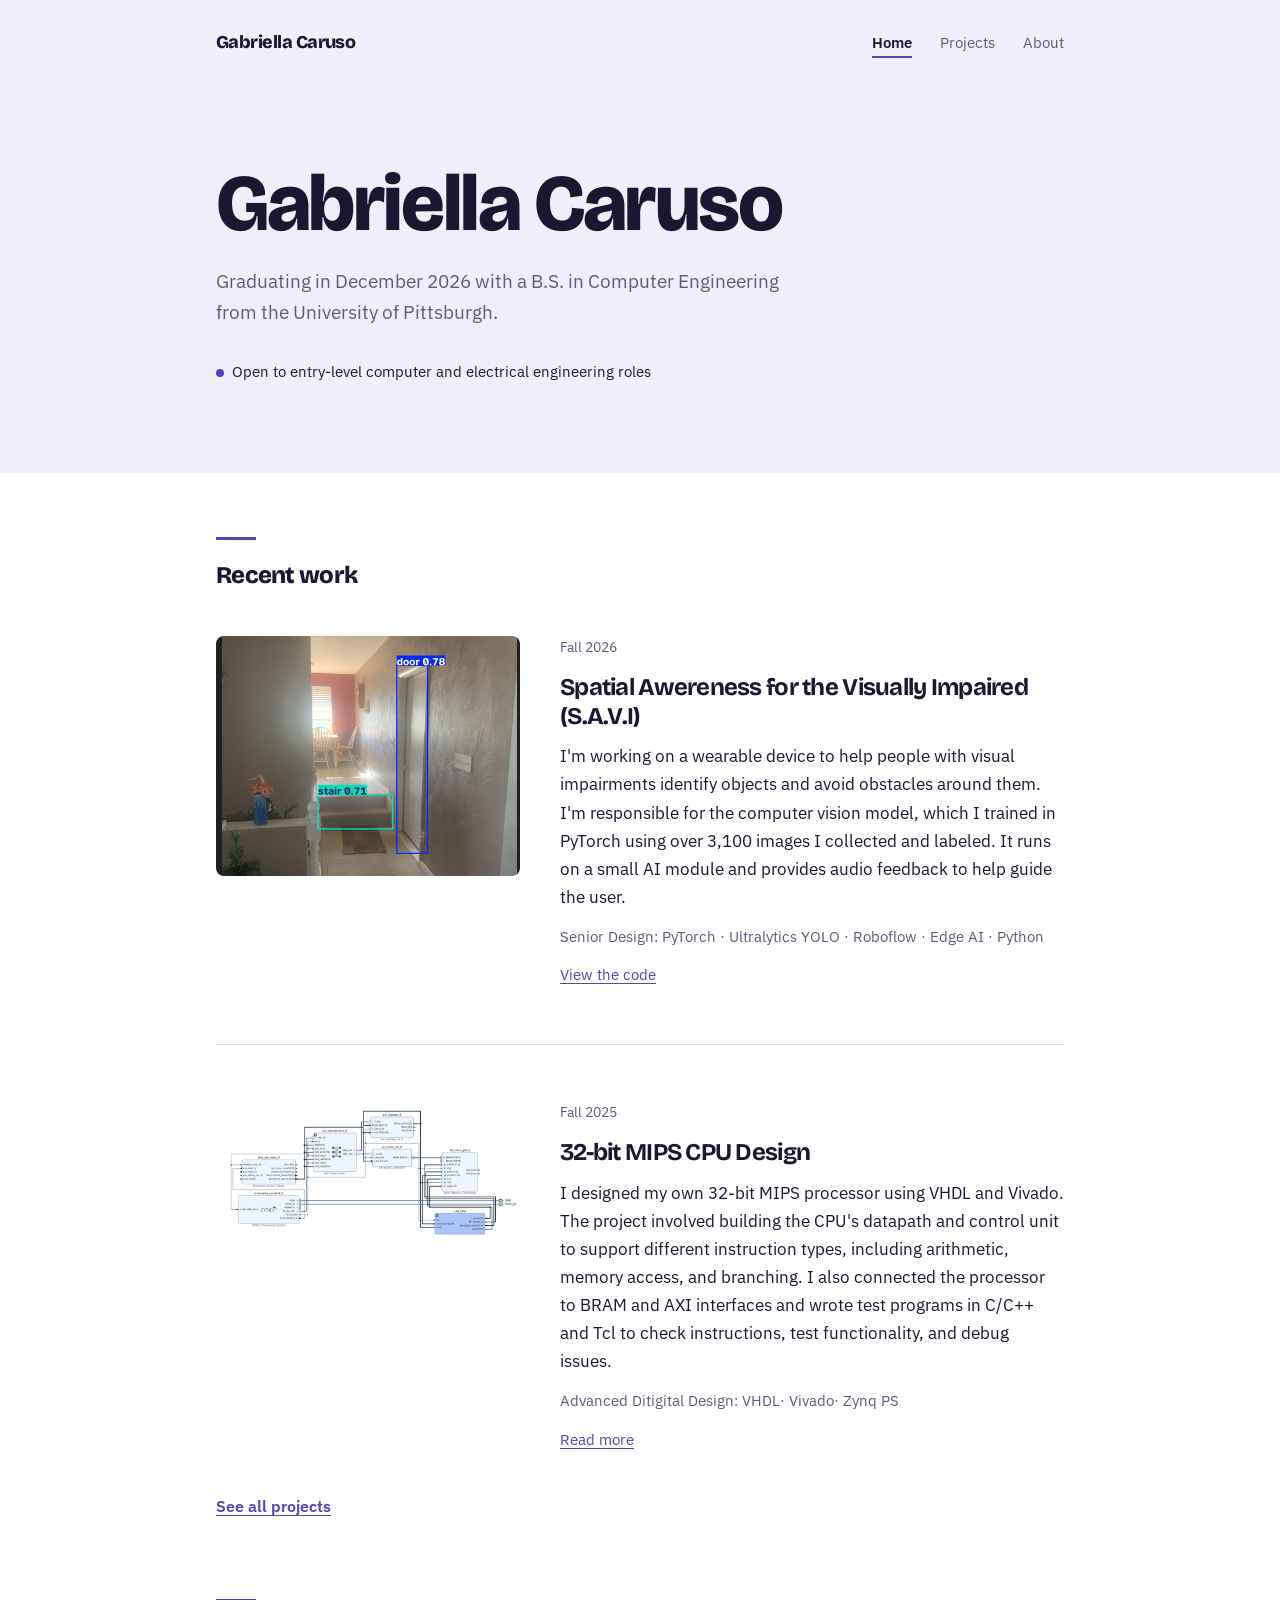
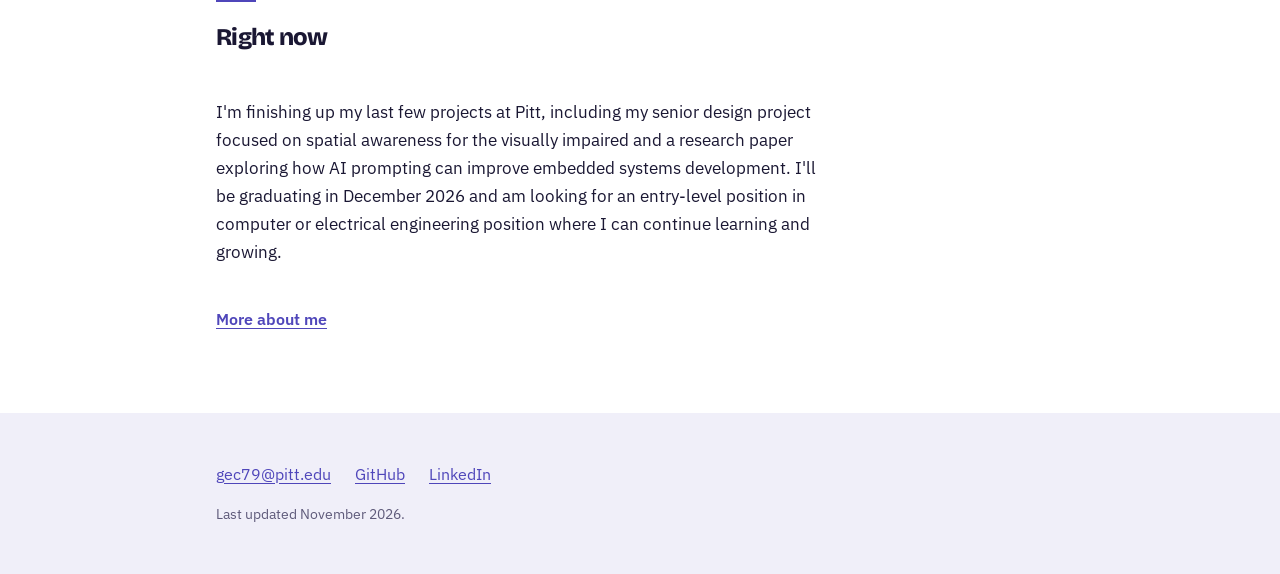
<file: index.html>
<!DOCTYPE html>
<html lang="en">
<head>
<meta charset="utf-8">
<meta name="viewport" content="width=device-width, initial-scale=1">

<title>Gabriella Caruso</title>
<meta name="description" content="Class projects and coursework by Gabriella Caruso, Computer Engineering student at the University of Pittsburgh.">

<link rel="preconnect" href="https://fonts.googleapis.com">
<link rel="preconnect" href="https://fonts.gstatic.com" crossorigin>
<link href="https://fonts.googleapis.com/css2?family=Bricolage+Grotesque:opsz,wght@12..96,600;12..96,700;12..96,800&family=IBM+Plex+Sans:ital,wght@0,400;0,600;1,400&display=swap" rel="stylesheet">
<link rel="stylesheet" href="style.css">
</head>

<body>
<a class="skip" href="#main">Skip to content</a>

<!-- ==== TOP BAND: navigation plus the big introduction.
     Keep the nav identical on every page, changing only which
     link carries aria-current="page" ==== -->
<div class="band">
  <div class="wrap">

    <header class="site-header">
      <a class="wordmark" href="index.html">Gabriella Caruso</a>
      <nav class="site-nav" aria-label="Main">
        <ul>
          <li><a href="index.html" aria-current="page">Home</a></li>
          <li><a href="projects.html">Projects</a></li>
          <li><a href="about.html">About</a></li>
        </ul>
      </nav>
    </header>

    <div class="page-head hero">
      <h1 class="page-title">Gabriella Caruso</h1>
      <p class="lede">
        Graduating in December 2026 with a B.S. in Computer Engineering from the
        University of Pittsburgh.
      </p>
      <p class="status">Open to entry-level computer and electrical engineering roles</p>
    </div>

  </div>
</div>

<main id="main">
  <div class="wrap">

    <!-- ==== Two of your strongest projects. The rest live on
         projects.html so this page stays short. ==== -->
    <section class="section">
      <h2>Recent work</h2>

      <ul class="work">

        <li>
          <article class="project">
            <div class="shot"><img src="images/cv_result.png" alt="Bounding boxes drawn around stairs and a door"></div>

            <div>
              <p class="when">Fall 2026</p>
              <h3>Spatial Awereness for the Visually Impaired (S.A.V.I)</h3>
              <p>
               I'm working on a wearable device to help people with visual impairments identify objects and 
               avoid obstacles around them. I'm responsible for the computer vision model, which I trained in 
               PyTorch using over 3,100 images I collected and labeled. It runs on a small AI module and provides 
               audio feedback to help guide the user.
              </p>
              <p class="built">Senior Design: PyTorch · Ultralytics YOLO · Roboflow · Edge AI · Python </p>
              <ul class="project-links">
                <li><a href="https://github.com/gabcaru06/RoadHazardMonitor">View the code</a></li>
              </ul>
            </div>
          </article>
        </li>

        <li>
          <article class="project">
            <div class="shot"><img src="images/mips.png"></div>

            <div>
              <p class="when">Fall 2025</p>
              <h3>32-bit MIPS CPU Design</h3>
              <p>
                I designed my own 32-bit MIPS processor using VHDL and Vivado. The project involved building 
                the CPU's datapath and control unit to support different instruction types, including arithmetic, 
                memory access, and branching. I also connected the processor to BRAM and AXI interfaces and wrote 
                test programs in C/C++ and Tcl to check instructions, test functionality, and debug issues.
              </p>
              <p class="built">Advanced Ditigital Design: VHDL· Vivado· Zynq PS</p>
              <ul class="project-links">
                <li><a href="projects.html">Read more</a></li>
              </ul>
            </div>
          </article>
        </li>

      </ul>

      <p class="more"><a href="projects.html">See all projects</a></p>
    </section>

    <section class="section">
      <h2>Right now</h2>
      <p>
           I'm finishing up my last few projects at Pitt, including my senior design project 
           focused on spatial awareness for the visually impaired and a research paper exploring 
           how AI prompting can improve embedded systems development. I'll be graduating in December 
           2026 and am looking for an entry-level position in computer or electrical engineering 
           position where I can continue learning and growing.
      </p>
      <p class="more"><a href="about.html">More about me</a></p>
    </section>

  </div>
</main>

<!-- ==== FOOTER: keep identical on every page ==== -->
<footer class="band colophon">
  <div class="wrap">
    <ul class="inline-list">
      <li><a href="mailto:gec79@pitt.edu">gec79@pitt.edu</a></li>
      <li><a href="https://github.com/gabcaru06">GitHub</a></li>
      <li><a href="https://www.linkedin.com/in/gabriella-caruso-781856332/">LinkedIn</a></li>
    </ul>
    <p>Last updated November 2026.</p>
  </div>
</footer>

</body>
</html>
</file>
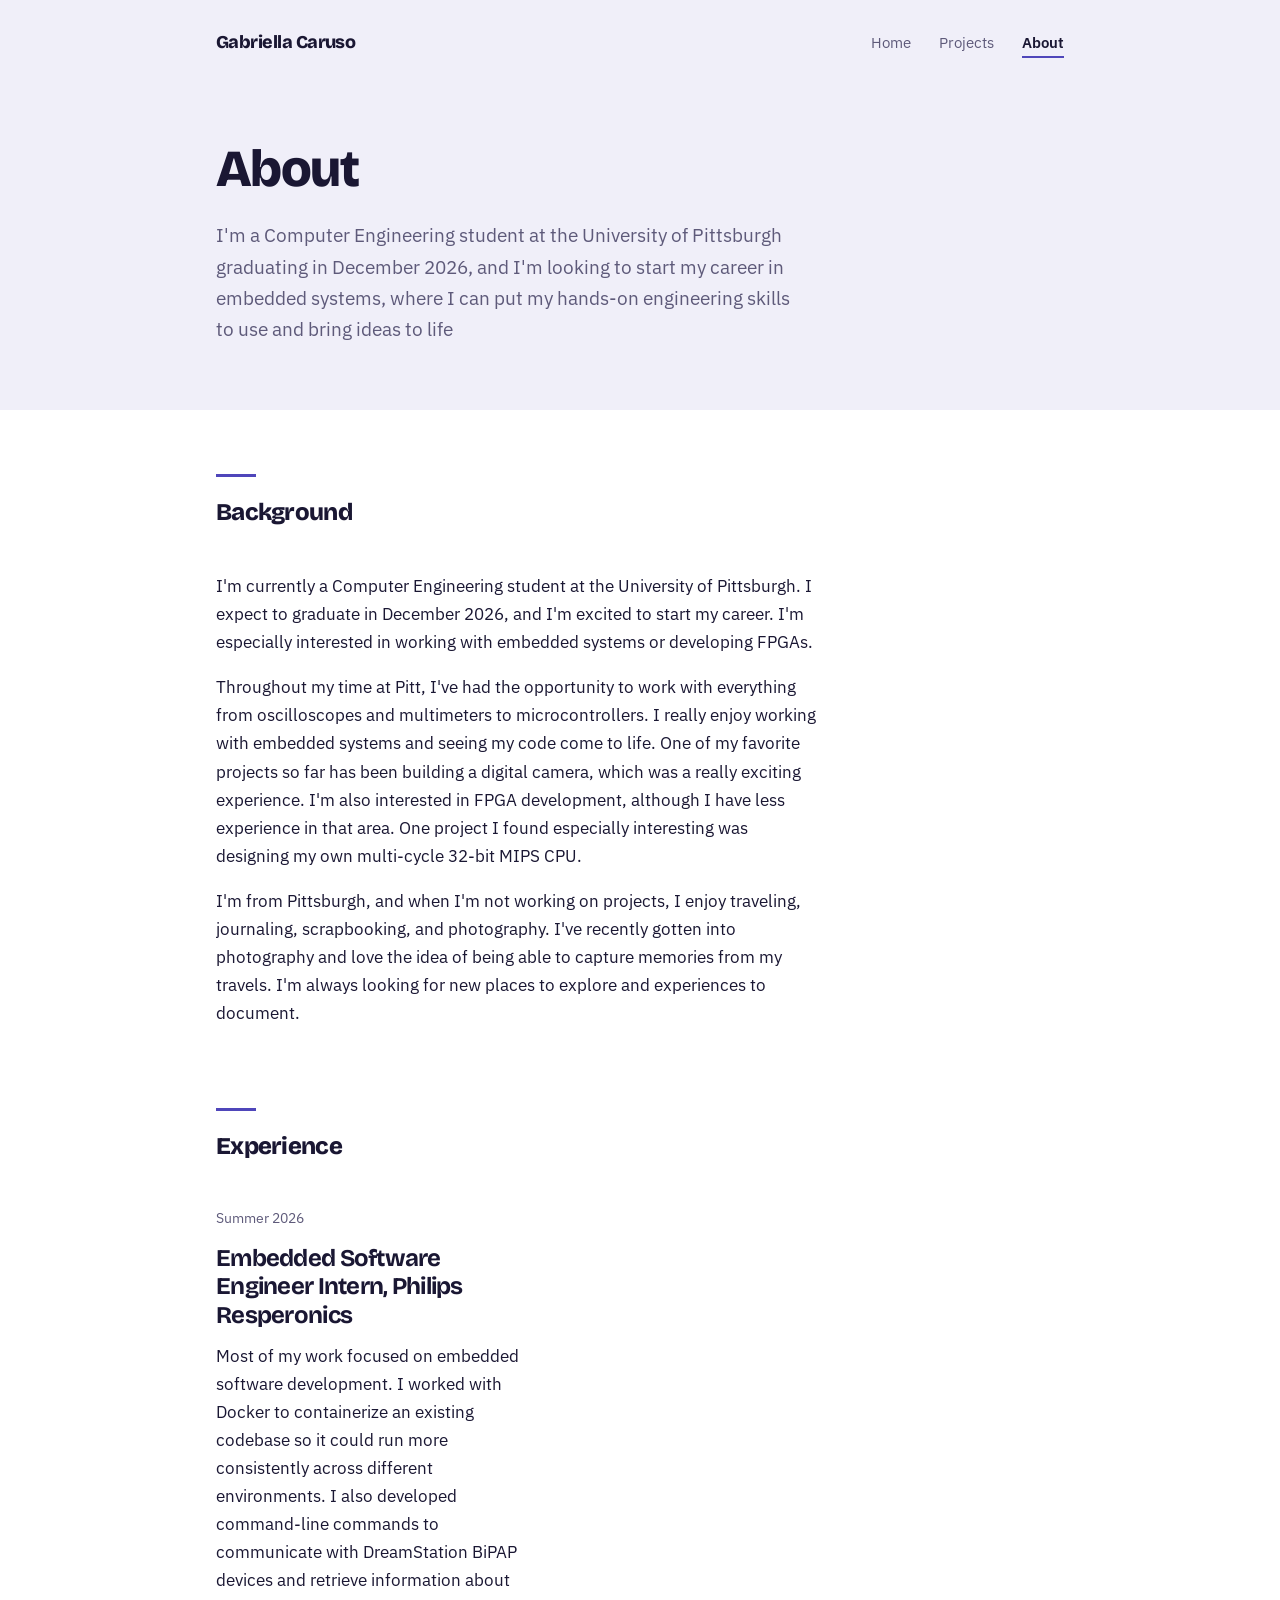
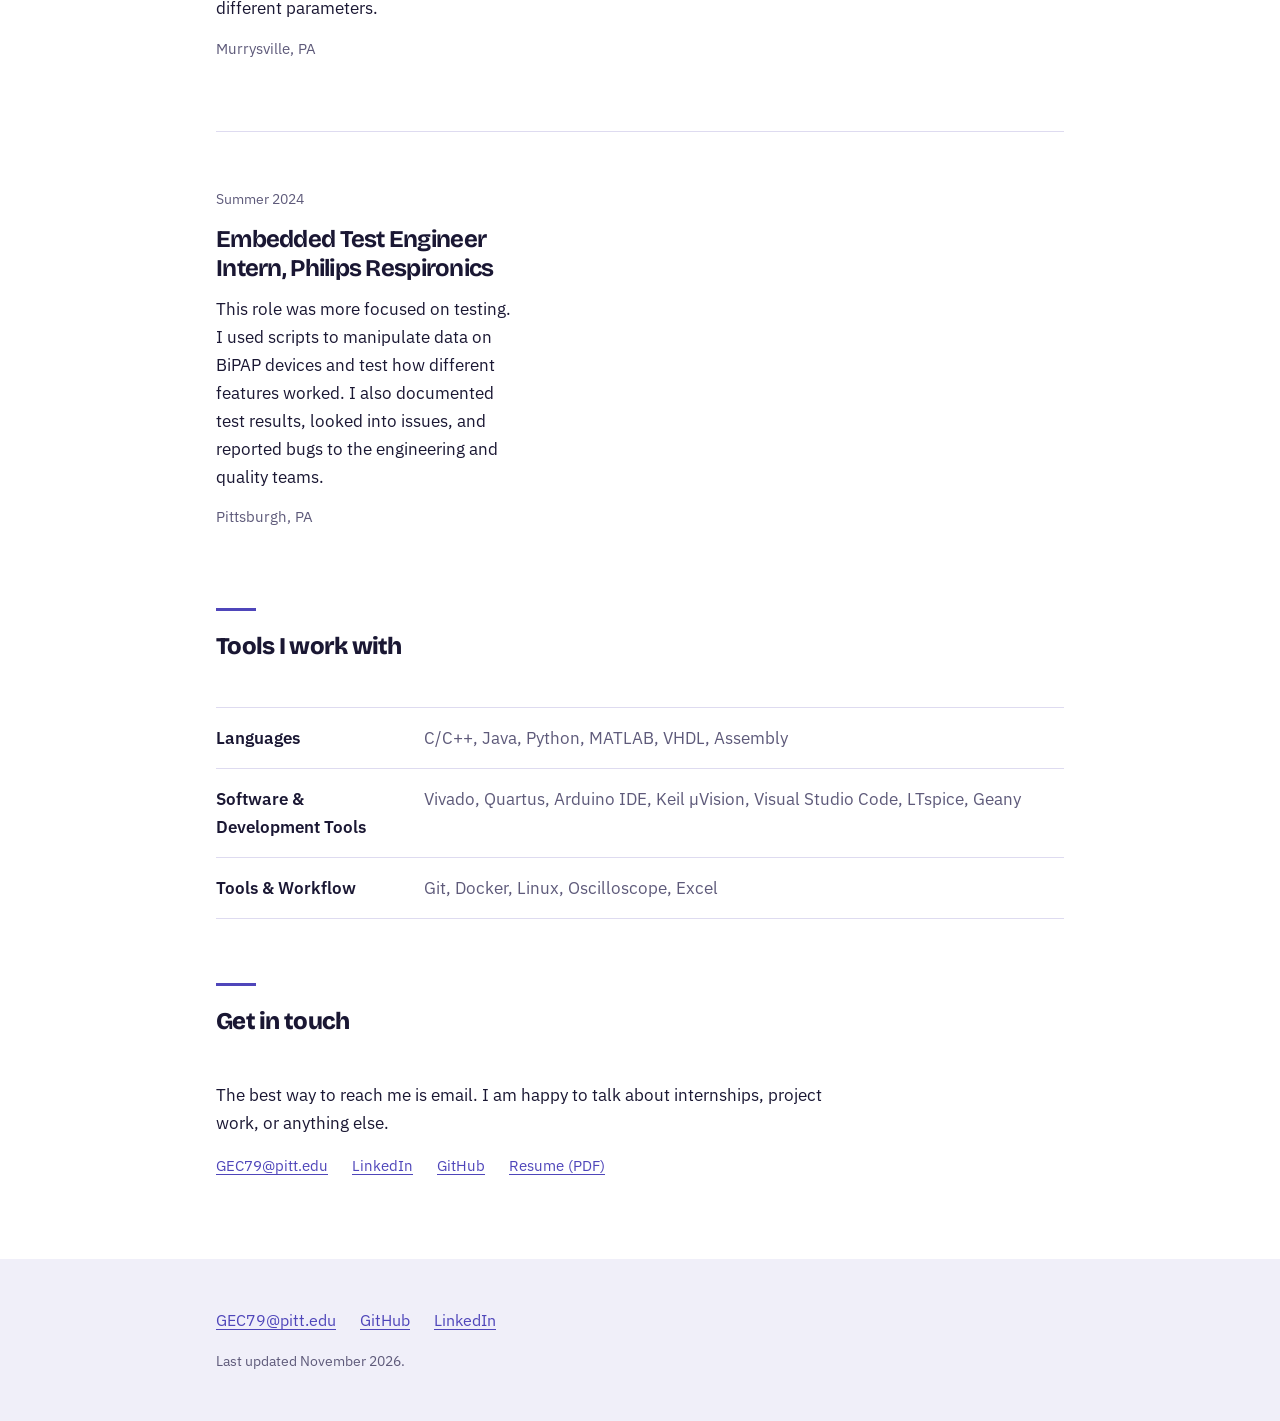
<file: about.html>
<!DOCTYPE html>
<html lang="en">
<head>
<meta charset="utf-8">
<meta name="viewport" content="width=device-width, initial-scale=1">

<title>About — Gabriella Caruso</title>
<meta name="description" content="About Gabriella, Computer Engineer student at University of Pittsburgh.">

<link rel="preconnect" href="https://fonts.googleapis.com">
<link rel="preconnect" href="https://fonts.gstatic.com" crossorigin>
<link href="https://fonts.googleapis.com/css2?family=Bricolage+Grotesque:opsz,wght@12..96,600;12..96,700;12..96,800&family=IBM+Plex+Sans:ital,wght@0,400;0,600;1,400&display=swap" rel="stylesheet">
<link rel="stylesheet" href="style.css">
</head>

<body>
<a class="skip" href="#main">Skip to content</a>

<div class="band">
  <div class="wrap">

    <header class="site-header">
      <a class="wordmark" href="index.html">Gabriella Caruso</a>
      <nav class="site-nav" aria-label="Main">
        <ul>
          <li><a href="index.html">Home</a></li>
          <li><a href="projects.html">Projects</a></li>
          <li><a href="about.html" aria-current="page">About</a></li>
        </ul>
      </nav>
    </header>

    <div class="page-head">
      <h1 class="page-title">About</h1>
      <p class="lede">
        I'm a Computer Engineering student at the University of Pittsburgh graduating 
        in December 2026, and I'm looking to start my career in embedded systems, where 
        I can put my hands-on engineering skills to use and bring ideas to life
        
      </p>
    </div>

  </div>
</div>

<main id="main">
  <div class="wrap">

    <section class="section">
      <h2>Background</h2>

      <!-- To add a photo of yourself, upload it to an "images" folder
           and uncomment the line below.
      <img class="portrait" src="images/portrait.jpg" alt="Portrait of Your Name">
      -->

      <p>
        I'm currently a Computer Engineering student at the University of Pittsburgh. 
        I expect to graduate in December 2026, and I'm excited to start my career.
        I'm especially interested in working with embedded systems or developing FPGAs.
      </p>
      <p>
        Throughout my time at Pitt, I've had the opportunity to work with everything from
        oscilloscopes and multimeters to microcontrollers. I really enjoy working with embedded 
        systems and seeing my code come to life. One of my favorite projects so far has been building 
        a digital camera, which was a really exciting experience. I'm also interested in FPGA 
        development, although I have less experience in that area. One project I found especially 
        interesting was designing my own multi-cycle 32-bit MIPS CPU.

      </p>
      <p>
       I'm from Pittsburgh, and when I'm not working on projects, I enjoy traveling, journaling, 
       scrapbooking, and photography. I've recently gotten into photography and love the idea of 
       being able to capture memories from my travels. I'm always looking for new places to explore 
       and experiences to document.
      
      </p>
    </section>

    <!-- ==== Internships and jobs, newest first.
         Copy one <li> block to add another. ==== -->
    <section class="section">
      <h2>Experience</h2>

      <ul class="work">

        <li>
          <article class="project">
            <div>
              <p class="when">Summer 2026</p>
              <h3>Embedded Software Engineer Intern, Philips Resperonics</h3>
              <p>
                Most of my work focused on embedded software development. I worked with Docker 
                to containerize an existing codebase so it could run more consistently across 
                different environments. I also developed command-line commands to communicate 
                with DreamStation BiPAP devices and retrieve information about different parameters.
              </p>
              <p class="built">Murrysville, PA</p>
            </div>
          </article>
        </li>

        <li>
          <article class="project">
            <div>
              <p class="when">Summer 2024</p>
              <h3>Embedded Test Engineer Intern, Philips Respironics</h3>
              <p>
                This role was more focused on testing. I used scripts to manipulate data on BiPAP devices 
                and test how different features worked. I also documented test results, looked into issues, 
                and reported bugs to the engineering and quality teams.
              </p>
              <p class="built">Pittsburgh, PA</p>
            </div>
          </article>
        </li>

      </ul>
    </section>

    <section class="section">
      <h2>Tools I work with</h2>
      <ul class="pairs">
        <li>
          <span class="term">Languages</span>
          <p class="detail">C/C++, Java, Python, MATLAB, VHDL, Assembly</p>
        </li>
        <li>
          <span class="term">Software & Development Tools</span>
          <p class="detail">Vivado, Quartus, Arduino IDE, Keil µVision, Visual Studio Code, LTspice, Geany</p>
        </li>
        <li>
          <span class="term">Tools & Workflow</span>
          <p class="detail">Git, Docker, Linux, Oscilloscope, Excel</p>
        </li>
      </ul>
    </section>


    <section class="section">
      <h2>Get in touch</h2>
      <p>
        The best way to reach me is email. I am happy to talk about internships,
        project work, or anything else.
      </p>
      <ul class="inline-list">
        <li><a href="mailto:GEC79@pitt.edu">GEC79@pitt.edu</a></li>
        <li><a href="https://www.linkedin.com/in/gabriella-caruso-781856332/">LinkedIn</a></li>
        <li><a href="https://github.com/gabcaru06">GitHub</a></li>
        <li><a href="resume.pdf">Resume (PDF)</a></li>
      </ul>
    </section>

  </div>
</main>

<footer class="band colophon">
  <div class="wrap">
    <ul class="inline-list">
      <li><a href="mailto:GEC79@pitt.edu">GEC79@pitt.edu</a></li>
      <li><a href="https://github.com/gabcaru06">GitHub</a></li>
      <li><a href="https://www.linkedin.com/in/gabriella-caruso-781856332/">LinkedIn</a></li>
    </ul>
    <p>Last updated November 2026.</p>
  </div>
</footer>

</body>
</html>
</file>
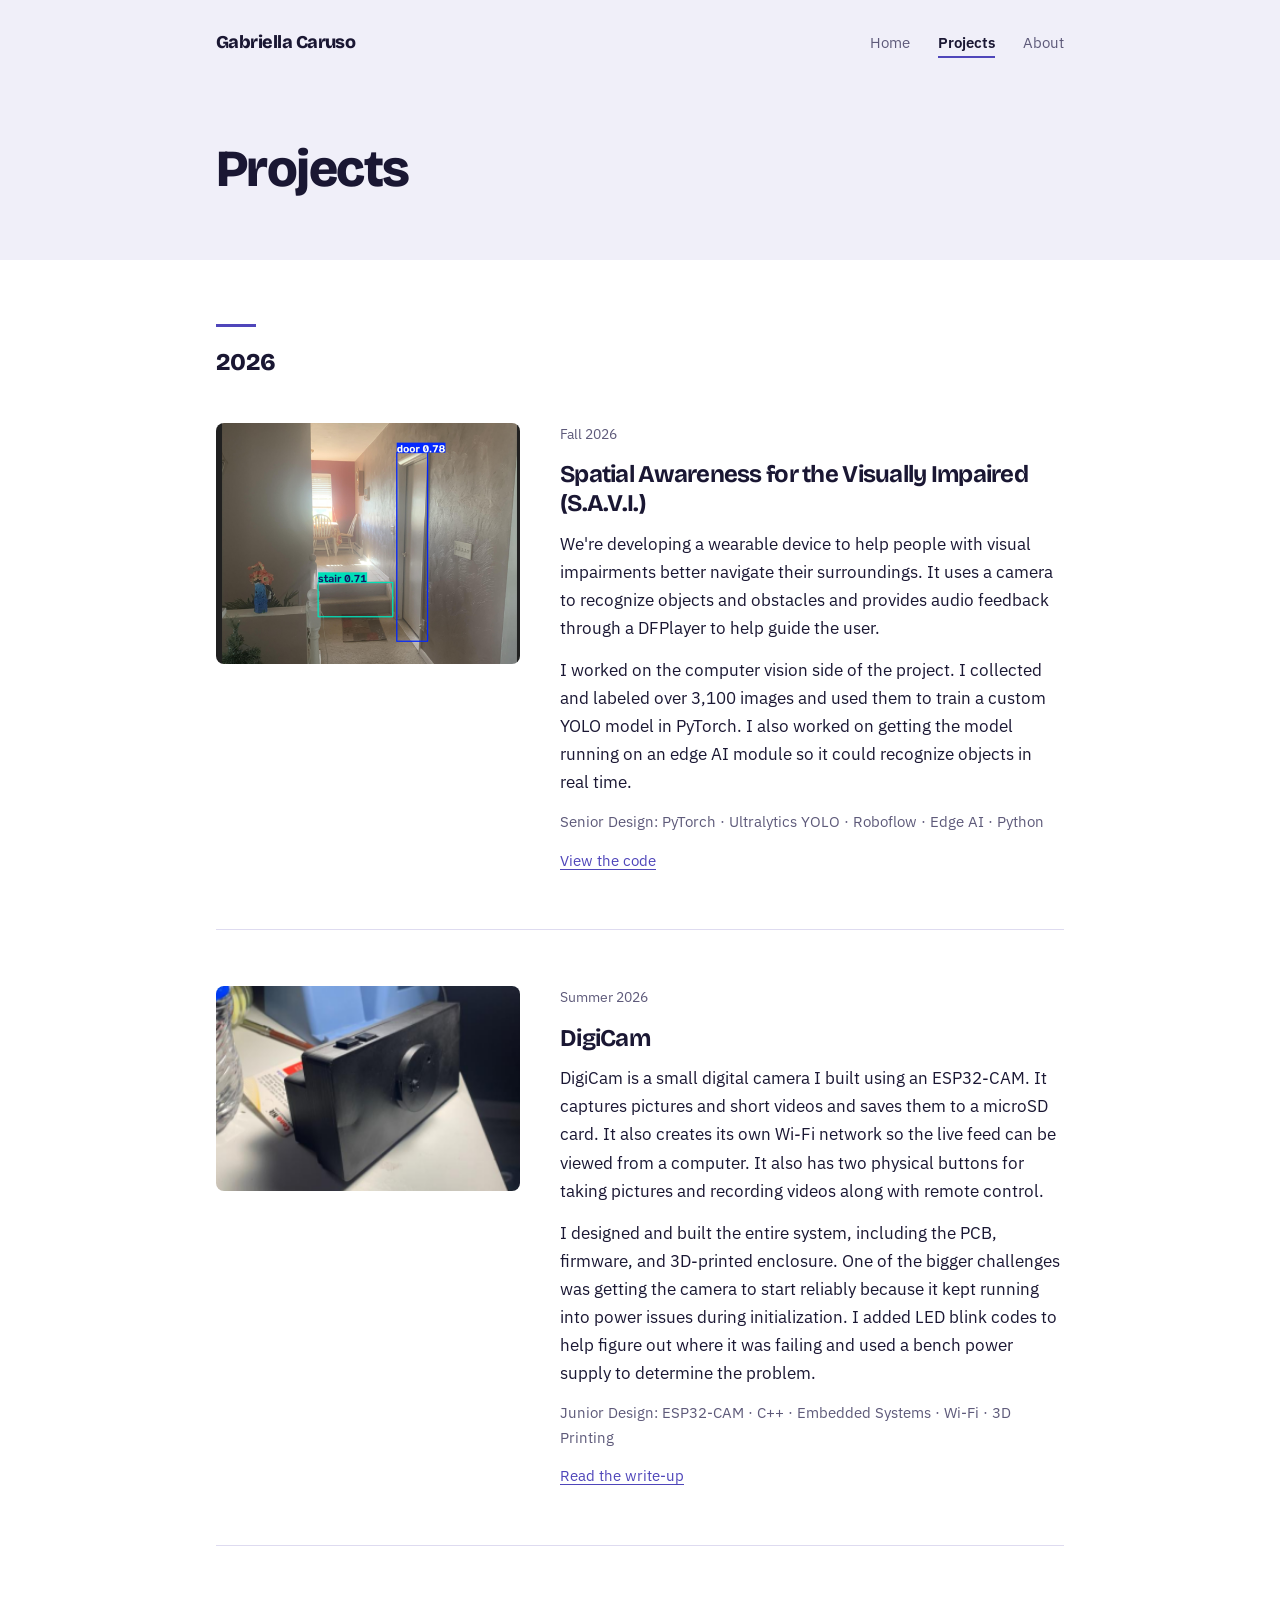
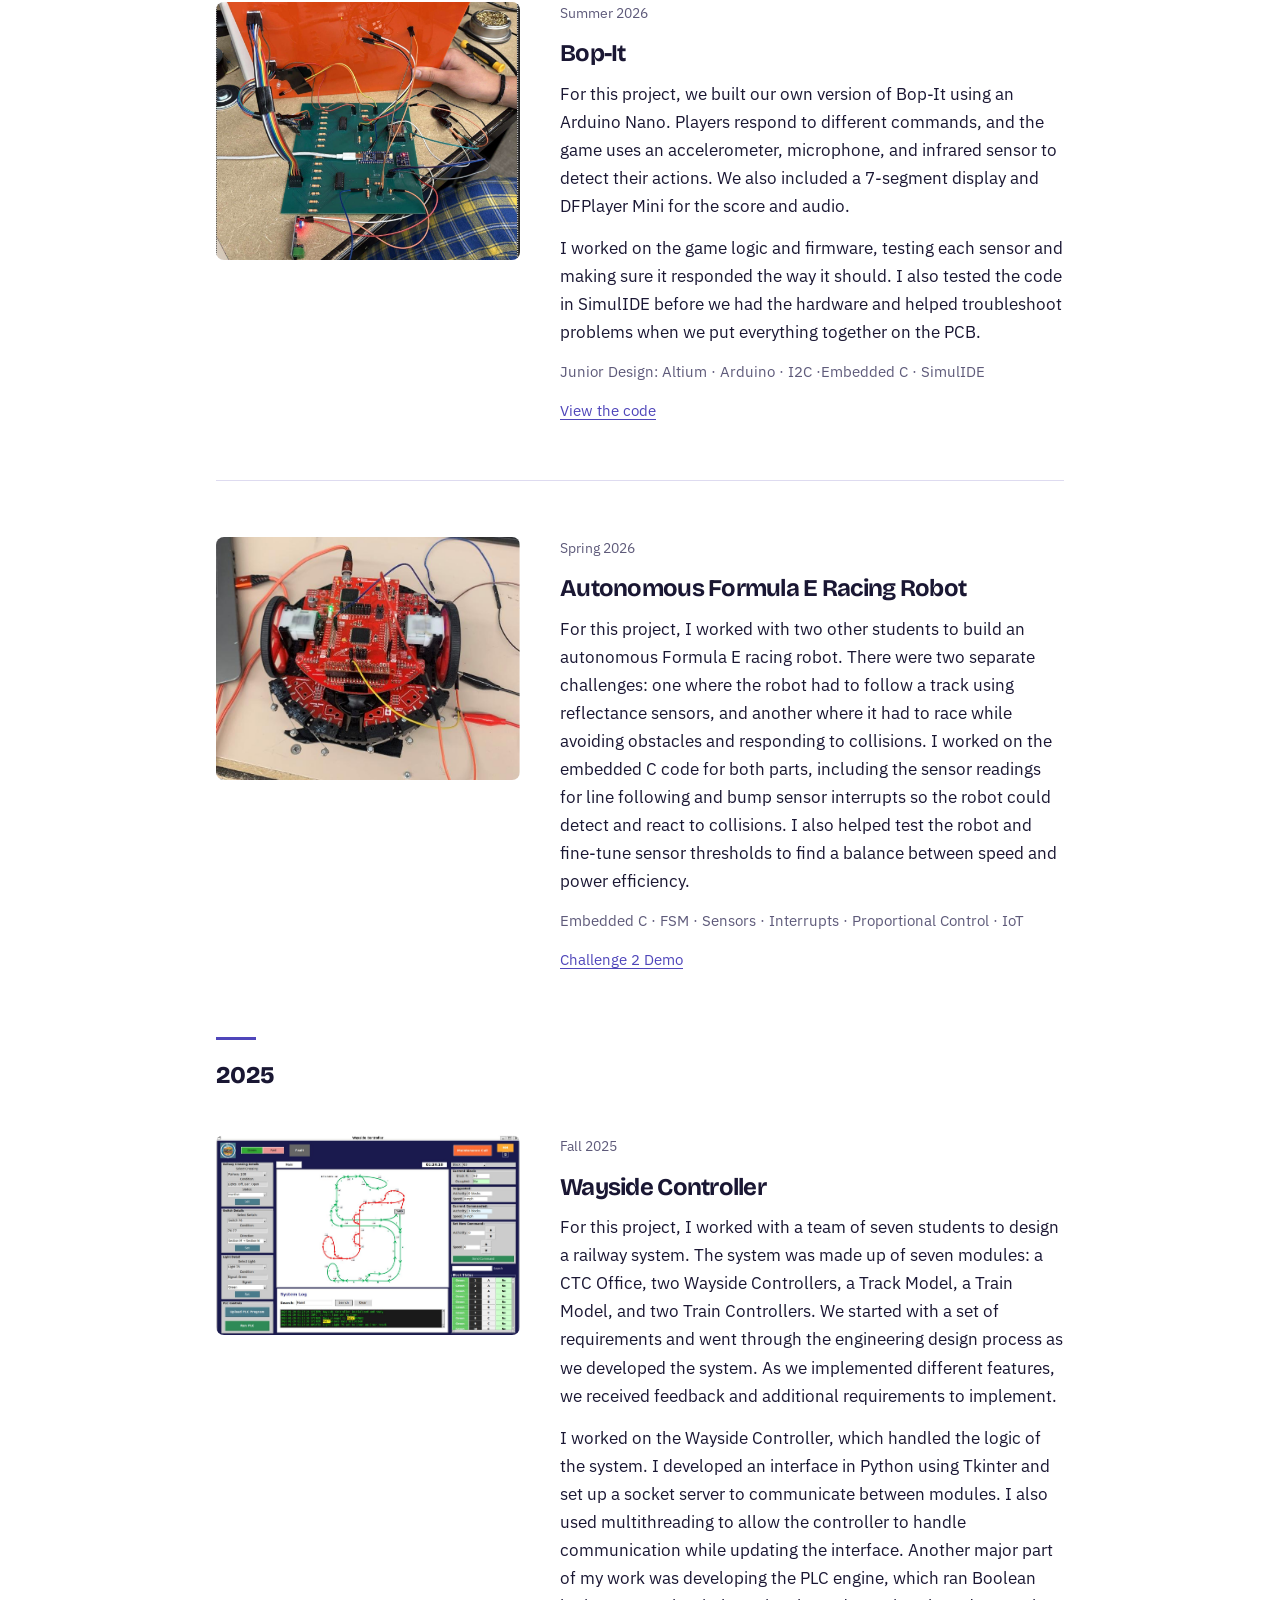
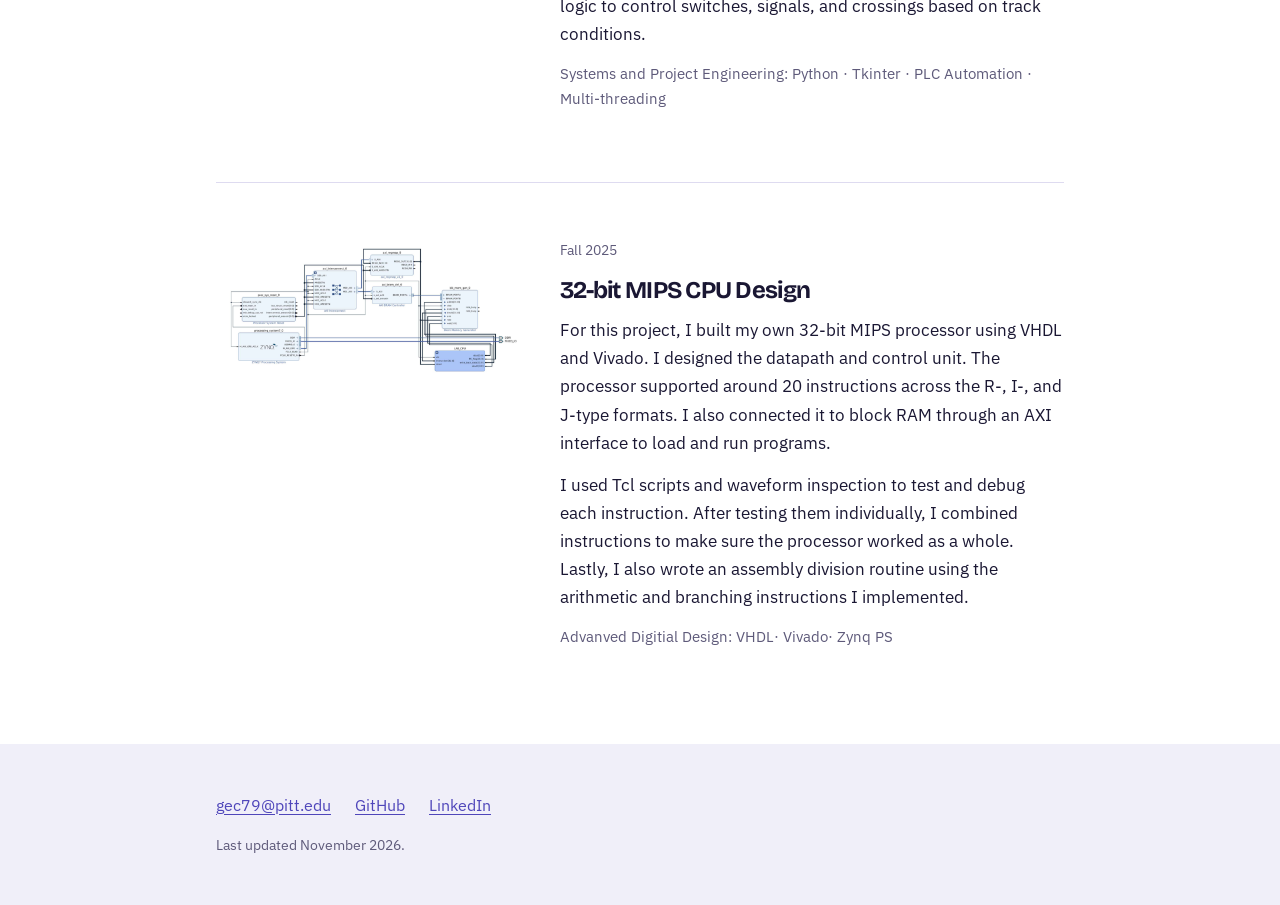
<file: projects.html>
<!DOCTYPE html>
<html lang="en">
<head>
<meta charset="utf-8">
<meta name="viewport" content="width=device-width, initial-scale=1">

<title>Projects — Gabriella Caruso</title>
<meta name="description" content="Class projects and coursework by Gabriella Caruso.">

<link rel="preconnect" href="https://fonts.googleapis.com">
<link rel="preconnect" href="https://fonts.gstatic.com" crossorigin>
<link href="https://fonts.googleapis.com/css2?family=Bricolage+Grotesque:opsz,wght@12..96,600;12..96,700;12..96,800&family=IBM+Plex+Sans:ital,wght@0,400;0,600;1,400&display=swap" rel="stylesheet">
<link rel="stylesheet" href="style.css">
</head>

<body>
<a class="skip" href="#main">Skip to content</a>

<div class="band">
  <div class="wrap">

    <header class="site-header">
      <a class="wordmark" href="index.html">Gabriella Caruso</a>
      <nav class="site-nav" aria-label="Main">
        <ul>
          <li><a href="index.html">Home</a></li>
          <li><a href="projects.html" aria-current="page">Projects</a></li>
          <li><a href="about.html">About</a></li>
        </ul>
      </nav>
    </header>

    <div class="page-head">
      <h1 class="page-title">Projects</h1>
    </div>

  </div>
</div>

<main id="main">
  <div class="wrap">

    <section class="section">
      <h2>2026</h2>

      <ul class="work">

        <li>
          <article class="project">
            <div class="shot"><img src="images/cv_result.png" alt="Bounding boxes drawn around stairs and a door"></div>

            <div>
              <p class="when">Fall 2026</p>
              <h3>Spatial Awareness for the Visually Impaired (S.A.V.I.) </h3>
              <p>
                We're developing a wearable device to help people with visual impairments better 
                navigate their surroundings. It uses a camera to recognize objects and obstacles and 
                provides audio feedback through a DFPlayer to help guide the user.

              </p>
              <p>
                I worked on the computer vision side of the project. I collected and labeled over 3,100 images 
                and used them to train a custom YOLO model in PyTorch. I also worked on getting the model running on 
                an edge AI module so it could recognize objects in real time.

              </p>
              <p class="built">Senior Design: PyTorch · Ultralytics YOLO · Roboflow · Edge AI · Python</p>
              <ul class="project-links">
                <li><a href="https://github.com/gabcaru06/RoadHazardMonitor">View the code</a></li>
              </ul>
            </div>
          </article>
        </li>

        <li>
          <article class="project">
            <div class="shot"><img src="images/DigiCam.png" alt="Digital Camera "></div>

            <div>
              <p class="when">Summer 2026</p>
              <h3>DigiCam</h3>
              <p>
                DigiCam is a small digital camera I built using an ESP32-CAM. It captures pictures and 
                short videos and saves them to a microSD card. It also creates its own Wi-Fi network so the live feed can be viewed
                from a computer. It also has two physical buttons for taking pictures and recording videos along with remote control.
              </p>
              <p>
                I designed and built the entire system, including the PCB, firmware, and 3D-printed enclosure. One of the bigger challenges 
                was getting the camera to start reliably because it kept running into power issues during initialization. I added LED blink codes 
                to help figure out where it was failing and used a bench power supply to determine the problem. 
              </p>  
              <p class="built">Junior Design: ESP32-CAM · C++ · Embedded Systems · Wi-Fi · 3D Printing</p>
              <ul class="project-links">
                <li><a href="DigiCam_Report.pdf">Read the write-up</a></li>

              </ul>
            </div>
          </article>
        </li>

        <li>
          <article class="project">
             <div class="shot"><img src="images/BopIt.png"></div>

            <div>
              <p class="when">Summer 2026</p>
              <h3>Bop-It</h3>
              <p>
                For this project, we built our own version of Bop-It using an Arduino Nano. Players respond to different commands, and the game uses an 
                accelerometer, microphone, and infrared sensor to detect their actions. We also included a 7-segment display and DFPlayer Mini for the score and audio.
              </p>
              <p></p>

                I worked on the game logic and firmware, testing each sensor and making sure it responded the way it should. I also tested the code in 
                SimulIDE before we had the hardware and helped troubleshoot problems when we put everything together on the PCB.
              </p>
              <p class="built">Junior Design: Altium · Arduino · I2C ·Embedded C · SimulIDE</p>
              <ul class="project-links">
                <li><a href="https://github.com/gabcaru06/BopIt">View the code</a></li>
              </ul>
            </div>
          </article>
        </li>

         <li>
          <article class="project">
              <div class="shot"><img src="images/racecar.png"></div>

            <div>
              <p class="when">Spring 2026</p>
              <h3>Autonomous Formula E Racing Robot</h3>
              <p>
                For this project, I worked with two other students to build an autonomous Formula E racing robot. There were two separate challenges: 
                one where the robot had to follow a track using reflectance sensors, and another where it had to race while avoiding obstacles and 
                responding to collisions. I worked on the embedded C code for both parts, including the sensor readings for line following and bump sensor 
                interrupts so the robot could detect and react to collisions. I also helped test the robot and fine-tune sensor thresholds to find a 
                balance between speed and power efficiency.
              </p>
              <p class="built">Embedded C · FSM · Sensors · Interrupts · Proportional Control · IoT</p>
              <ul class="project-links">
                <li><a href="Racing2.MP4">Challenge 2 Demo</a></li>

              </ul>
            </div>
          </article>
        </li>

        

      </ul>
    </section>

    <!-- ==== Add another year by copying this whole <section> ==== -->
    <section class="section">
      <h2>2025</h2>

      <ul class="work">
        <li>
          <article class="project">
            <div class="shot"><img src="images/wayside.jpg"></div>

            <div>
              <p class="when">Fall 2025</p>
              <h3>Wayside Controller</h3>
              <p>
                For this project, I worked with a team of seven students to design a railway system. The system was made
                up of seven modules: a CTC Office, two Wayside Controllers, a Track Model, a Train Model, and two Train Controllers.
                We started with a set of requirements and went through the engineering design process as we developed the system.
                As we implemented different features, we received feedback and additional requirements to implement.
              </p>
              <p>
                I worked on the Wayside Controller, which handled the logic of the system. I developed an interface in Python 
                using Tkinter and set up a socket server to communicate between modules. I also used multithreading to allow the 
                controller to handle communication while updating the interface. Another major part of my work was developing the PLC engine,
                which ran Boolean logic to control switches, signals, and crossings based on track conditions.
              </p>
              <p class="built">Systems and Project Engineering: Python · Tkinter · PLC Automation · Multi-threading</p>
            </div>
          </article>
        </li>


         <li>
          <article class="project">
            <div class="shot"><img src="images/mips.png"></div>

            <div>
              <p class="when">Fall 2025</p>
              <h3>32-bit MIPS CPU Design</h3>
              <p>
              For this project, I built my own 32-bit MIPS processor using VHDL and Vivado. I designed the datapath and control 
              unit. The processor supported around 20 instructions across the R-, I-, and J-type formats. I also connected it to 
              block RAM through an AXI interface to load and run programs.
              </p>
              <p>
               I used Tcl scripts and waveform inspection to test and debug each instruction. After testing them individually, 
               I combined instructions to make sure the processor worked as a whole. Lastly, I also wrote an assembly division routine using the 
               arithmetic and branching instructions I implemented.
              </p>
              <p class="built">Advanved Digitial Design: VHDL· Vivado· Zynq PS</p>
            </div>
          </article>
        </li>
        
      </ul>
    </section>


  </div>
</main>

  
<footer class="band colophon">
  <div class="wrap">
    <ul class="inline-list">
      <li><a href="mailto:gec79@pitt.edu">gec79@pitt.edu</a></li>
      <li><a href="https://github.com/gabcaru06">GitHub</a></li>
      <li><a href="https://www.linkedin.com/in/gabriella-caruso-781856332/">LinkedIn</a></li>
    </ul>
    <p>Last updated November 2026.</p>
  </div>
</footer>

</body>
</html>
</file>
<file: style.css>
/* ============================================================
   Shared styles for every page.
   Change something here and it updates the whole site.
   ============================================================ */

:root {
  --paper:   #ffffff;
  --surface: #f0eff9;   /* pale lavender, used for the top and bottom bands */
  --ink:     #1a1733;   /* deep indigo, nearly black */
  --muted:   #5e5a7a;
  --rule:    #dedbf0;
  --accent:  #4f46ba;   /* links, nav marker, section rules */
}

@media (prefers-color-scheme: dark) {
  :root {
    --paper:   #141226;
    --surface: #1d1a38;
    --ink:     #ebe9f7;
    --muted:   #a9a4c4;
    --rule:    #322e54;
    --accent:  #a9a2f5;
  }
}

*, *::before, *::after { box-sizing: border-box; }

html { -webkit-text-size-adjust: 100%; scroll-behavior: smooth; }

body {
  margin: 0;
  background: var(--paper);
  color: var(--ink);
  font-family: "IBM Plex Sans", -apple-system, BlinkMacSystemFont, "Segoe UI", sans-serif;
  font-size: 1.0625rem;
  line-height: 1.65;
  -webkit-font-smoothing: antialiased;
}

h1, h2, h3, .wordmark {
  font-family: "Bricolage Grotesque", "IBM Plex Sans", sans-serif;
  letter-spacing: -0.03em;
}

.wrap { max-width: 56rem; margin: 0 auto; padding: 0 1.5rem; }

a { color: var(--accent); text-decoration: underline; text-underline-offset: 0.18em; }
a:hover { text-decoration-thickness: 2px; }
a:focus-visible { outline: 2px solid var(--accent); outline-offset: 3px; border-radius: 2px; }

img { max-width: 100%; height: auto; display: block; }

.skip {
  position: absolute; left: -9999px;
  background: var(--paper); color: var(--ink);
  padding: 0.5rem 0.75rem;
}
.skip:focus { left: 1.5rem; top: 1rem; z-index: 10; }

/* ---- the tinted bands at the top and bottom of every page ---- */

.band { background: var(--surface); }

/* ---- navigation ---- */

.site-header {
  display: flex;
  flex-wrap: wrap;
  align-items: baseline;
  justify-content: space-between;
  gap: 0.75rem 2rem;
  padding: 1.75rem 0;
}

.wordmark {
  color: var(--ink);
  font-weight: 800;
  font-size: 1.125rem;
  text-decoration: none;
}
.wordmark:hover { color: var(--accent); }

.site-nav ul {
  margin: 0; padding: 0; list-style: none;
  display: flex; gap: 1.75rem;
  font-size: 0.9375rem;
}

.site-nav a {
  color: var(--muted);
  text-decoration: none;
  padding-bottom: 0.25rem;
  border-bottom: 2px solid transparent;
}
.site-nav a:hover { color: var(--ink); }

/* marks whichever page you are currently on */
.site-nav a[aria-current="page"] {
  color: var(--ink);
  font-weight: 600;
  border-bottom-color: var(--accent);
}

/* ---- page headings, inside the tinted band ---- */

.page-head { padding: 3.5rem 0 4rem; }
.page-head.hero { padding: 5rem 0 5.5rem; }

.page-title {
  margin: 0;
  font-size: clamp(2.25rem, 7vw, 3.25rem);
  font-weight: 800;
  line-height: 1.05;
}

.page-head.hero .page-title {
  font-size: clamp(3rem, 11vw, 5rem);
  line-height: 0.95;
}

.lede {
  margin: 1.5rem 0 0;
  max-width: 36rem;
  font-size: 1.1875rem;
  color: var(--muted);
}

/* the small "available for..." line under the hero */
.status {
  display: inline-flex;
  align-items: center;
  gap: 0.5rem;
  margin: 2rem 0 0;
  font-size: 0.9375rem;
  color: var(--ink);
}
.status::before {
  content: "";
  width: 0.5rem; height: 0.5rem;
  border-radius: 50%;
  background: var(--accent);
}

/* ---- sections ---- */

.section { padding: 4rem 0 0; }

.section > h2 {
  margin: 0 0 2.5rem;
  font-size: 1.5rem;
  font-weight: 800;
}

.section > h2::before {
  content: "";
  display: block;
  width: 2.5rem;
  height: 3px;
  margin-bottom: 1rem;
  background: var(--accent);
}

.section p { max-width: 38rem; }

/* ---- project list ---- */

.work { margin: 0; padding: 0; list-style: none; }

.work > li + li { margin-top: 3.5rem; padding-top: 3.5rem; border-top: 1px solid var(--rule); }

.project { display: grid; gap: 1.5rem; align-items: start; }

@media (min-width: 46rem) {
  .project { grid-template-columns: 19rem 1fr; gap: 2.5rem; }
}

/* Screenshot box. No fixed aspect ratio, so the box takes the
   shape of whatever image you put in it. */
.shot {
  border-radius: 8px;
  overflow: hidden;
  background: var(--surface);
}

.shot img { width: 100%; height: auto; }

/* The dashed stand-in shown before you add a real image. The
   min-height only matters while the box is empty. */
.shot-empty {
  min-height: 11rem;
  display: flex;
  align-items: center;
  justify-content: center;
  border: 1px dashed var(--rule);
  color: var(--muted);
  font-size: 0.875rem;
  text-align: center;
  padding: 1rem;
}

.when {
  margin: 0 0 0.5rem;
  font-size: 0.875rem;
  color: var(--muted);
}

.project h3 {
  margin: 0 0 0.75rem;
  font-size: 1.5rem;
  font-weight: 700;
  line-height: 1.2;
}

.project p { margin: 0 0 0.875rem; max-width: 38rem; }

.built { color: var(--muted); font-size: 0.9375rem; }

.project-links,
.inline-list {
  margin: 0; padding: 0; list-style: none;
  display: flex; flex-wrap: wrap;
  gap: 0.5rem 1.5rem;
  font-size: 0.9375rem;
}

/* ---- labelled lists, used for tools and coursework ---- */

.pairs { margin: 0; padding: 0; list-style: none; }

.pairs li {
  display: grid;
  gap: 0.25rem 2rem;
  padding: 1rem 0;
  border-top: 1px solid var(--rule);
}
.pairs li:last-child { border-bottom: 1px solid var(--rule); }

@media (min-width: 42rem) {
  .pairs li { grid-template-columns: 11rem 1fr; }
}

.pairs .term { font-weight: 600; }
.pairs .detail { color: var(--muted); margin: 0; }

/* ---- portrait on the about page ---- */

.portrait {
  width: 10rem;
  border-radius: 8px;
  margin-bottom: 2rem;
}

/* ---- link at the end of a section ---- */

.more { margin-top: 2.5rem; font-size: 1rem; font-weight: 600; }

/* ---- footer ---- */

.colophon { margin-top: 5rem; padding: 3rem 0; }

.colophon p { margin: 1rem 0 0; font-size: 0.875rem; color: var(--muted); }

.colophon .inline-list { font-size: 1rem; }

/* ---- 404 ---- */

.notfound { padding: 6rem 0 7rem; }

@media (prefers-reduced-motion: reduce) {
  html { scroll-behavior: auto; }
  * { transition: none !important; animation: none !important; }
}
</file>
